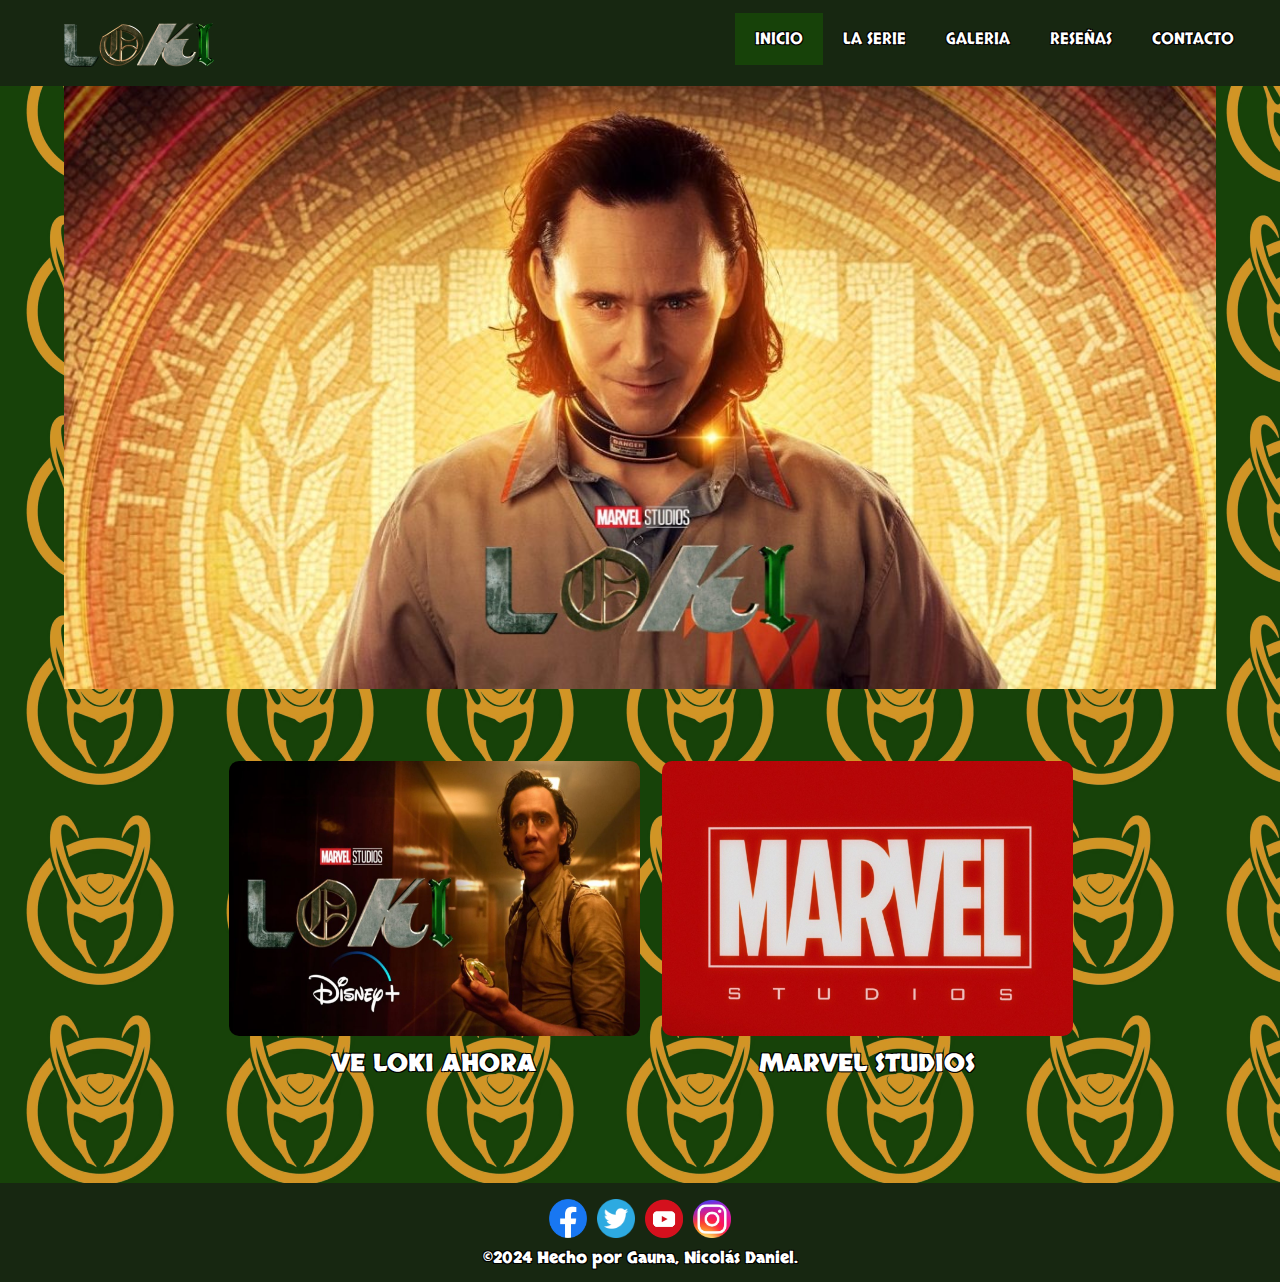
<file: index.html>
<!DOCTYPE html>
<html lang="es">
    <head>
        <link href="https://fonts.googleapis.com/css2?family=Skranji:wght@400;700&display=swap" rel="stylesheet">
        <meta charset="UTF-8">
        <meta http-equiv="X-UA-Compatible" content="IE=edge">
        <meta name="viewport" content="width=device-width, initial-scale=1.0">
        <link rel="stylesheet" href="https://cdnjs.cloudflare.com/ajax/libs/font-awesome/4.7.0/css/font-awesome.min.css">
        <link rel="stylesheet" href="css/estilos.css">
        <title> Loki - La serie. </title>
        
    </head>
    <body>
        <header>
            <div>
                <a href="index.html"><img src="imagenes/galeria/logo loki.png" alt="Logo Loki"></a>
            </div>
            <a href="javascript:void(0);" class="icon" onclick="myFunction()"><i class="fa fa-bars"></i></a>
            <nav id="menu_bar" class="">
                <ul class="horizontal">
                        <li><a style="background-color: #174209" href="index.html">INICIO</a></li>
                        <li>
                            <a href="#">LA SERIE</a>
                            <ul class="vertical">
                                <li><a href="historia.html">HISTORIA</a></li>
                                <li><a href="personajes.html">PERSONAJES</a></li>
                                <li><a href="temporadas.html">TEMPORADAS</a></li>
                            </ul>
                        </li>       
                        <li><a href="galeria.html">GALERIA</a></li>
                        <li><a href="reseñas.html">RESEÑAS</a></li>
                        <li><a href="contacto.html">CONTACTO</a></li>
                </ul>
              </nav>  
        </header>
        <section>
            <article class="principal">
                <div>
                    
                    <h1 id="tituloinicio">Desata el caos con Loki: Explora el multiverso</h1>
                </div>
                </article>
            <article class="secundario">
                
                <div class="div_inicio">
                    <a href="https://www.disneyplus.com/es-419/browse/entity-8f8c5cbb-e5ba-4285-9e2c-86abcac9fd50" target="_blank"><img src="imagenes/galeria/loki_disney.jpg" alt="Loki en Disney+">
                    <h2>VE LOKI AHORA</h2>
                    </a>
                </div>
                <div class="div_inicio">
                    <a href="https://www.marvel.com/movies" target="_blank"><img src="imagenes/galeria/Marvel Studios.jpg" alt="MARVEL STUDIOS">
                    <h2>MARVEL STUDIOS</h2>
                    </a>
                </div>
            </article>        
        </section>
        <footer>
            <div class="redes">
                <a href="https://www.facebook.com/lokiofficial/" target="_blank"><img src="imagenes/redes/facebook.png" alt="Facebook"></a>
                <a href="https://x.com/lokiofficial?lang=es" target="_blank"><img src="imagenes/redes/twitter.png" alt="Twitter"></a>
                <a href="https://www.youtube.com/watch?v=KcBStos46EM&t=1s" target="_blank"><img src="imagenes/redes/youtube.png" alt="Youtube"></a>
                <a href="https://www.instagram.com/officialloki/?hl=es" target="_blank"><img src="imagenes/redes/instagram.png" alt="Instagram"></a>
            </div>
            <div class="copy">
                <h4>©2024 Hecho por Gauna, Nicolás Daniel.</h4>
            </div>
        </footer>
        <script type="text/javascript">
            function myFunction() {
              var x = document.getElementById("menu_bar");
              if (x.className === "") {
                x.className += "responsive";
              } else {
                x.className = "";
              }
            }
        </script>
    </body>     
</html>
</file>
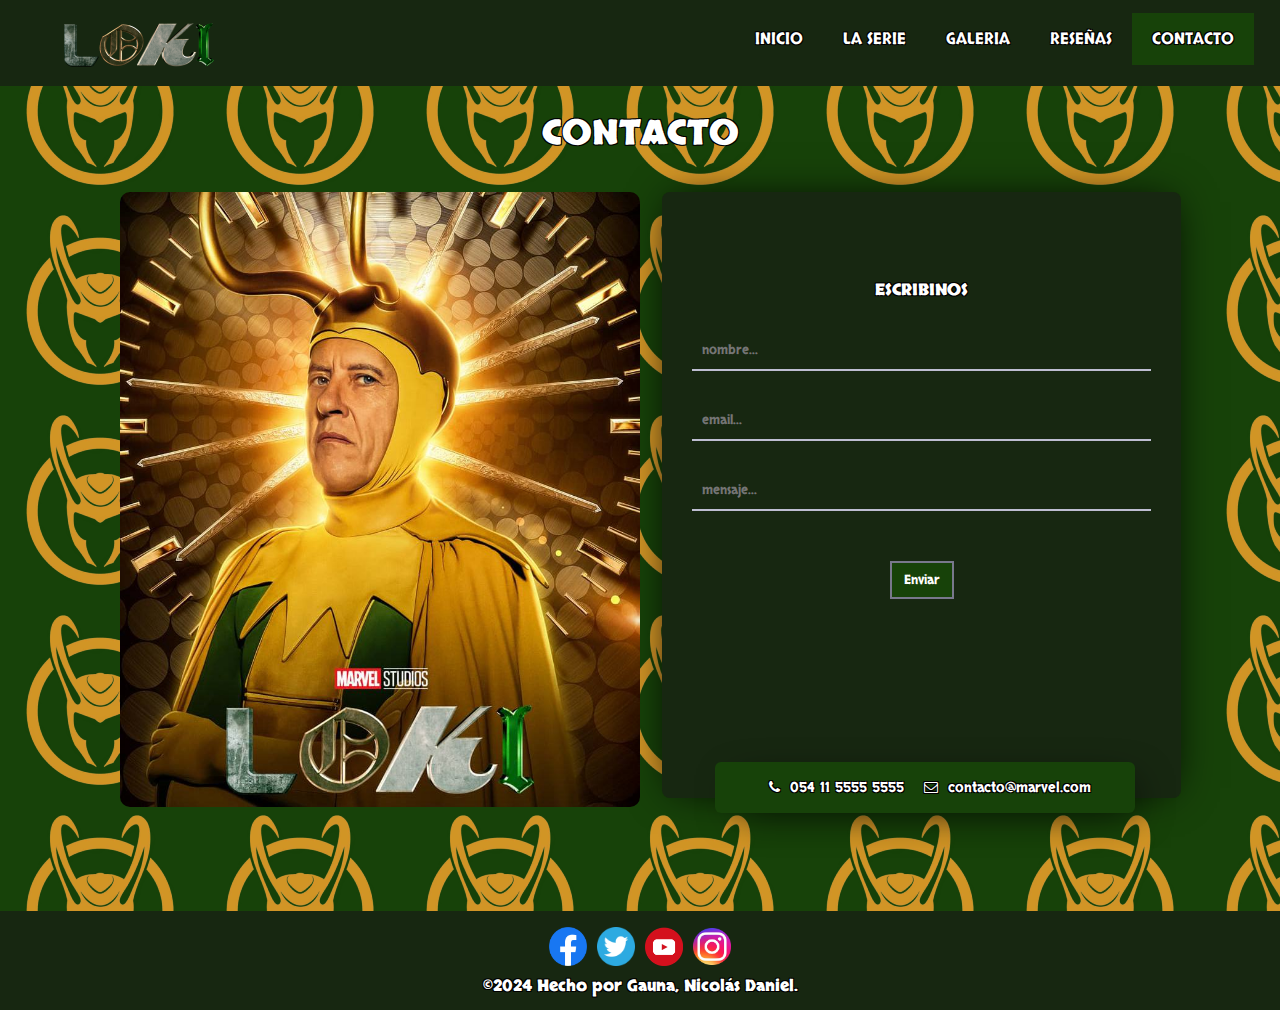
<file: contacto.html>
<!DOCTYPE html>
<html lang="es">
    <head>
        <link href="https://fonts.googleapis.com/css2?family=Skranji:wght@400;700&display=swap" rel="stylesheet">
        <meta charset="UTF-8">
        <meta http-equiv="X-UA-Compatible" content="IE=edge">
        <meta name="viewport" content="width=device-width, initial-scale=1.0">
        <link rel="stylesheet" href="https://cdnjs.cloudflare.com/ajax/libs/font-awesome/4.7.0/css/font-awesome.min.css">
        <link rel="stylesheet" href="css/estilos.css">
        <title> Contacto. </title>
    </head>
    <body>
        <header>
            <div>
                <a href="index.html"><img src="imagenes/galeria/logo loki.png" alt="Logo Loki"></a>
            </div>
            <a href="javascript:void(0);" class="icon" onclick="myFunction()"><i class="fa fa-bars"></i></a>
            <nav id="menu_bar" class="">
                <ul class="horizontal">
                        <li><a href="index.html">INICIO</a></li>
                        <li>
                            <a href="#">LA SERIE</a>
                            <ul class="vertical">
                                <li><a href="historia.html">HISTORIA</a></li>
                                <li><a href="personajes.html">PERSONAJES</a></li>
                                <li><a href="temporadas.html">TEMPORADAS</a></li>
                            </ul>
                        </li>       
                        <li><a href="galeria.html">GALERIA</a></li>
                        <li><a href="reseñas.html">RESEÑAS</a></li>
                        <li><a style="background-color: #174209" href="contacto.html">CONTACTO</a></li>
                </ul>
              </nav>  
        </header>
        <section>
            <div>
                <h1>CONTACTO</h1>
            </div>
            <article class="secundario">
                <div class="imgcont">
                    <img src="imagenes/galeria/variante-loki1.jpg" alt="Variante de Loki">
                </div>
                <div class="div_form">
                    <form class="form">
                        <h3 class="contacto">ESCRIBINOS</h3>
                        <input placeholder="nombre..."></input>
                        <input placeholder="email..."></input>
                        <input placeholder="mensaje..."></input>
                        <button>Enviar</button>
                        <div class="pie_contacto">
                            <span class="fa fa-phone"></span> 054 11 5555 5555
                            <span class="fa fa-envelope-o"></span> contacto@marvel.com
                        </div>
                    </form>
                </div>    
            </article>
        </section>
        <footer>
            <div class="redes">
                <a href="https://www.facebook.com/lokiofficial/" target="_blank"><img src="imagenes/redes/facebook.png" alt="Facebook"></a>
                <a href="https://x.com/lokiofficial?lang=es" target="_blank"><img src="imagenes/redes/twitter.png" alt="Twitter"></a>
                <a href="https://www.youtube.com/watch?v=KcBStos46EM&t=1s" target="_blank"><img src="imagenes/redes/youtube.png" alt="Youtube"></a>
                <a href="https://www.instagram.com/officialloki/?hl=es" target="_blank"><img src="imagenes/redes/instagram.png" alt="Instagram"></a>
            </div>
            <div class="copy">
                <h4>©2024 Hecho por Gauna, Nicolás Daniel.</h4>
            </div>
        </footer>
        <script type="text/javascript">
            function myFunction() {
              var x = document.getElementById("menu_bar");
              if (x.className === "") {
                x.className += "responsive";
              } else {
                x.className = "";
              }
            }
        </script>
    </body>     
</html>
</file>
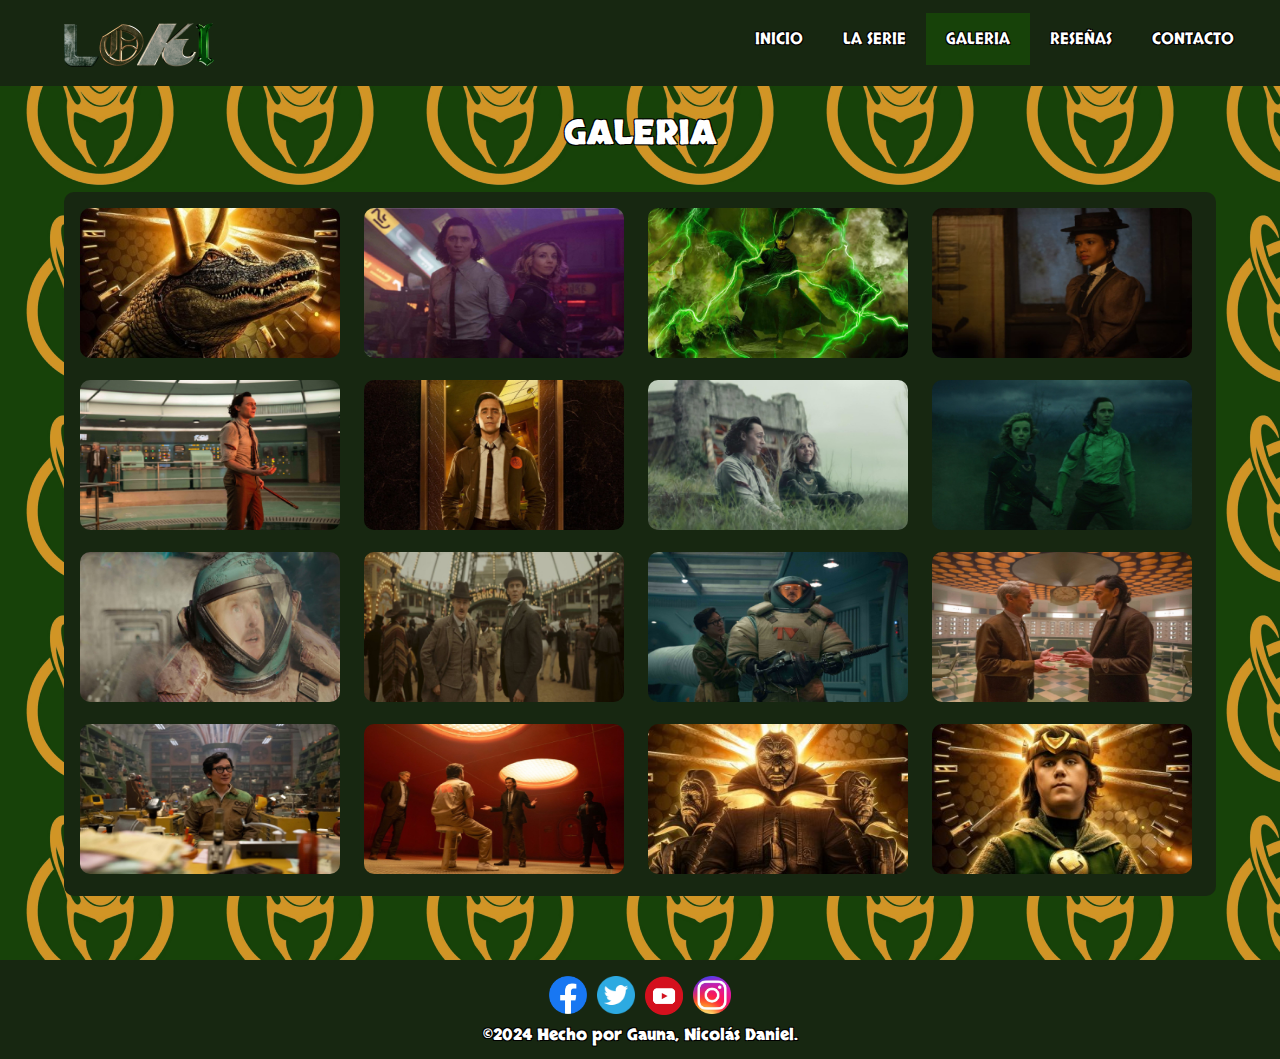
<file: galeria.html>
<!DOCTYPE html>
<html lang="es">
    <head>
        <link href="https://fonts.googleapis.com/css2?family=Skranji:wght@400;700&display=swap" rel="stylesheet">
        <meta charset="UTF-8">
        <meta http-equiv="X-UA-Compatible" content="IE=edge">
        <meta name="viewport" content="width=device-width, initial-scale=1.0">
        <link rel="stylesheet" href="https://cdnjs.cloudflare.com/ajax/libs/font-awesome/4.7.0/css/font-awesome.min.css">
        <link rel="stylesheet" href="css/estilos.css">
        <link href="css/lightbox.css" rel="stylesheet">
        <title> Galería. </title>
    </head>
    <body>
        <header>
            <div>
                <a href="index.html"><img src="imagenes/galeria/logo loki.png" alt="Logo Loki"></a>
            </div>
            <a href="javascript:void(0);" class="icon" onclick="myFunction()"><i class="fa fa-bars"></i></a>
            <nav id="menu_bar" class="">
                <ul class="horizontal">
                        <li><a href="index.html">INICIO</a></li>
                        <li>
                            <a href="#">LA SERIE</a>
                            <ul class="vertical">
                                <li><a href="historia.html">HISTORIA</a></li>
                                <li><a href="personajes.html">PERSONAJES</a></li>
                                <li><a href="temporadas.html">TEMPORADAS</a></li>
                            </ul>
                        </li>       
                        <li><a style="background-color: #174209" href="galeria.html">GALERIA</a></li>
                        <li><a href="reseñas.html">RESEÑAS</a></li>
                        <li><a href="contacto.html">CONTACTO</a></li>
                </ul>
              </nav>  
        </header>
        <section>
            <h1>GALERIA</h1>
            <article class="galeria">
                <a class="example-image-link" href="imagenes/galeria/cocodriloki.jpg" data-lightbox="Loki" data-title="Cocodriloki."><img class="example-image" src="imagenes/galeria/cocodriloki_mini.jpg" alt="Cocodriloki"/></a>
                <a class="example-image-link" href="imagenes/galeria/Lamentis.jpg" data-lightbox="Loki" data-title="Loki y Sylvie en Lamentis."><img class="example-image" src="imagenes/galeria/Lamentis_mini.jpg" alt="Lamentis"/></a>
                <a class="example-image-link" href="imagenes/galeria/loki.jpg" data-lightbox="Loki" data-title="Un proposito glorioso"><img class="example-image" src="imagenes/galeria/loki.jpg" alt="Un proposito glorioso"/></a>
                <a class="example-image-link" href="imagenes/galeria/ravonna.jpg" data-lightbox="Loki" data-title="Ravonna en 1893."><img class="example-image" src="imagenes/galeria/ravonna_mini.jpg" alt="Ravonna en 1893."/></a>
                <a class="example-image-link" href="imagenes/galeria/loki2.jpg" data-lightbox="Loki" data-title="Loki en la sala de archivos temporales."><img class="example-image" src="imagenes/galeria/loki2_mini.jpg" alt="Loki en la sala de archivos temporales."/></a>
                <a class="example-image-link" href="imagenes/galeria/loki3.jpg" data-lightbox="Loki" data-title="Loki poster"><img class="example-image" src="imagenes/galeria/loki3_mini.jpg" alt="Loki poster"/></a>
                <a class="example-image-link" href="imagenes/galeria/loki_y_sylvie1.jpg" data-lightbox="Loki" data-title="Loki y Sylvie en el vacio."><img class="example-image" src="imagenes/galeria/loki_y_sylvie1_mini.jpg" alt="Loki y Sylvie en el vacio."/></a>
                <a class="example-image-link" href="imagenes/galeria/loki_y_sylvie.jpg" data-lightbox="Loki" data-title="Loki y Sylvie en el vacio."><img class="example-image" src="imagenes/galeria/loki_y_sylvie_mini.jpg" alt="Loki y Sylvie en el vacio."/></a>
                <a class="example-image-link" href="imagenes/galeria/mobius.jpg" data-lightbox="Loki" data-title="Mobius frente al telar temporal."><img class="example-image" src="imagenes/galeria/mobius_mini.jpg" alt="Mobius frente al telar temporal."/></a>
                <a class="example-image-link" href="imagenes/galeria/mobius_loki_1893.jpg" data-lightbox="Loki" data-title="Loki y Mobius en 1893."><img class="example-image" src="imagenes/galeria/mobius_loki_1893_mini.jpg" alt="Loki y Mobius en 1893."/></a>
                <a class="example-image-link" href="imagenes/galeria/mobius_traje.jpg" data-lightbox="Loki" data-title="Ouroboros preparando a Mobius."><img class="example-image" src="imagenes/galeria/mobius_traje_mini.jpg" alt="Ouroboros preparando a Mobius."/></a>
                <a class="example-image-link" href="imagenes/galeria/mobius_y_loki.jpg" data-lightbox="Loki" data-title="Mobius y Loki conversando."><img class="example-image" src="imagenes/galeria/mobius_y_loki_mini.jpg" alt="Mobius y Loki conversando."/></a>
                <a class="example-image-link" href="imagenes/galeria/ouroboros_taller.jpg" data-lightbox="Loki" data-title="Ouroboros en su taller."><img class="example-image" src="imagenes/galeria/ouroboros_taller_mini.jpg" alt="Ouroboros en su taller."/></a>
                <a class="example-image-link" href="imagenes/galeria/rompiendo.jpg" data-lightbox="Loki" data-title="Loki, Mobius y B-15 interrogando a X-5."><img class="example-image" src="imagenes/galeria/rompiendo_mini.jpg" alt="Loki, Mobius y B-15 interrogando a X-5."/></a>
                <a class="example-image-link" href="imagenes/galeria/timekeepers.jpg" data-lightbox="Loki" data-title="Timekeepers poster."><img class="example-image" src="imagenes/galeria/timekeepers_mini.jpg" alt="Timekeepers poster."/></a>
                <a class="example-image-link" href="imagenes/galeria/variante-loki.jpg" data-lightbox="Loki" data-title="Variante de Loki niño."><img class="example-image" src="imagenes/galeria/variante-loki_mini.jpg" alt="Variante de Loki niño."/></a>
            </article>
        </section>
        <footer>
            <div class="redes">
                <a href="https://www.facebook.com/lokiofficial/" target="_blank"><img src="imagenes/redes/facebook.png" alt="Facebook"></a>
                <a href="https://x.com/lokiofficial?lang=es" target="_blank"><img src="imagenes/redes/twitter.png" alt="Twitter"></a>
                <a href="https://www.youtube.com/watch?v=KcBStos46EM&t=1s" target="_blank"><img src="imagenes/redes/youtube.png" alt="Youtube"></a>
                <a href="https://www.instagram.com/officialloki/?hl=es" target="_blank"><img src="imagenes/redes/instagram.png" alt="Instagram"></a>
            </div>
            <div class="copy">
                <h4>©2024 Hecho por Gauna, Nicolás Daniel.</h4>
            </div>
        </footer>
        <script type="text/javascript">
            function myFunction() {
              var x = document.getElementById("menu_bar");
              if (x.className === "") {
                x.className += "responsive";
              } else {
                x.className = "";
              }
            }
        </script>
        <script src="js/lightbox-plus-jquery.min.js"></script>
    </body>     
</html>
</file>
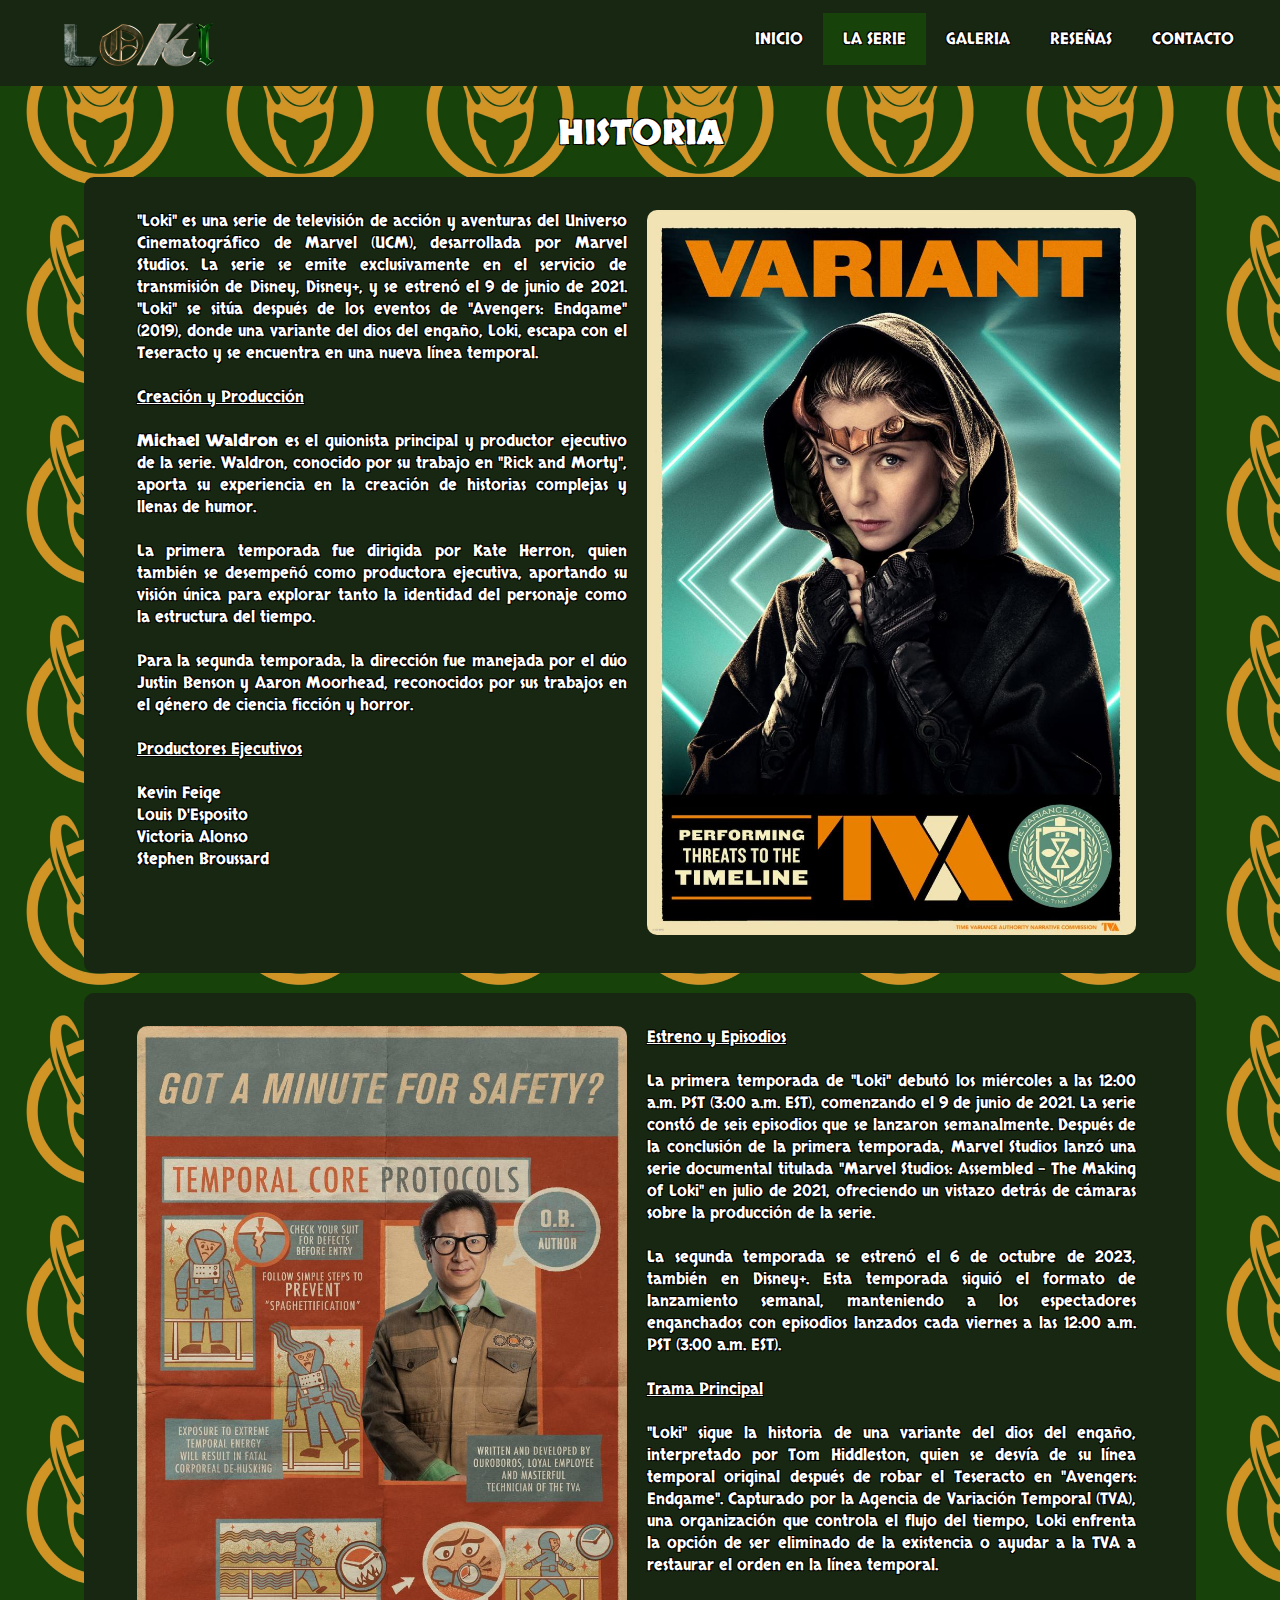
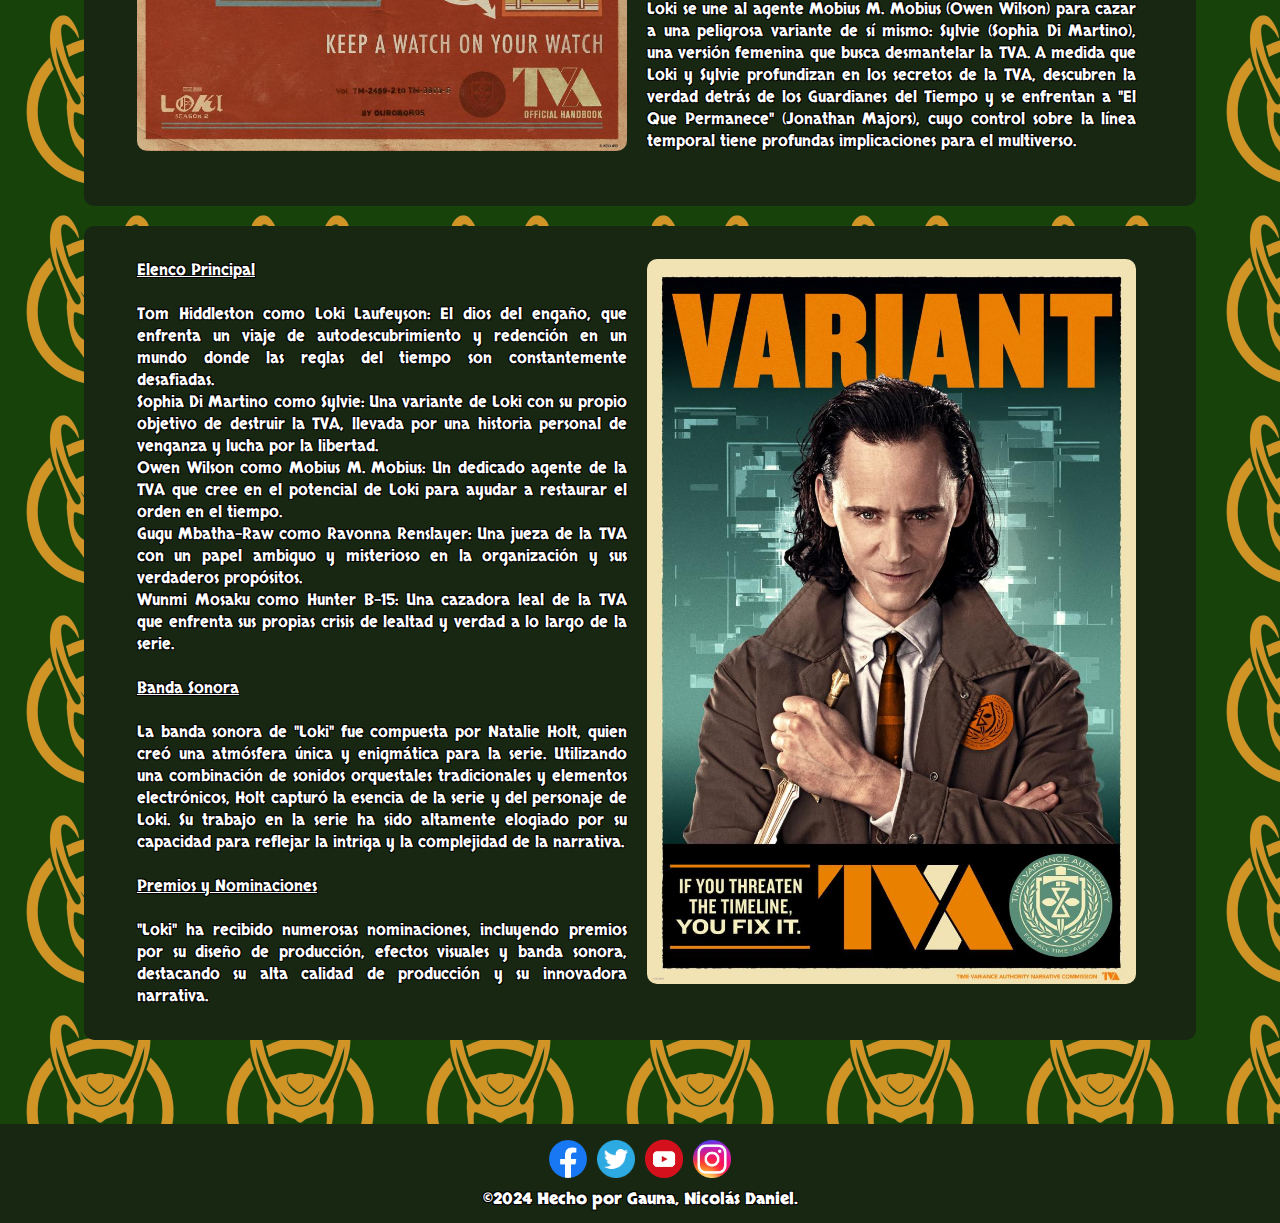
<file: historia.html>
<!DOCTYPE html>
<html lang="es">
    <head>
        <link href="https://fonts.googleapis.com/css2?family=Skranji:wght@400;700&display=swap" rel="stylesheet">
        <meta charset="UTF-8">
        <meta http-equiv="X-UA-Compatible" content="IE=edge">
        <meta name="viewport" content="width=device-width, initial-scale=1.0">
        <link rel="stylesheet" href="https://cdnjs.cloudflare.com/ajax/libs/font-awesome/4.7.0/css/font-awesome.min.css">
        <link rel="stylesheet" href="css/estilos.css">
        <title> Historia.</title> 
    </head>
    <body>
        <header>
            <div>
                <a href="index.html"><img src="imagenes/galeria/logo loki.png" alt="Logo Loki"></a>
            </div>
            <a href="javascript:void(0);" class="icon" onclick="myFunction()"><i class="fa fa-bars"></i></a>
            <nav id="menu_bar" class="">
                <ul class="horizontal">
                        <li><a href="index.html">INICIO</a></li>
                        <li>
                            <a style="background-color: #174209" href="#">LA SERIE</a>
                            <ul class="vertical">
                                <li><a href="historia.html">HISTORIA</a></li>
                                <li><a href="personajes.html">PERSONAJES</a></li>
                                <li><a href="temporadas.html">TEMPORADAS</a></li>
                            </ul>
                        </li>       
                        <li><a href="galeria.html">GALERIA</a></li>
                        <li><a href="reseñas.html">RESEÑAS</a></li>
                        <li><a href="contacto.html">CONTACTO</a></li>
                </ul>
            </nav>  
        </header>
        <section>
            <h1>HISTORIA</h1>
            <div class="contenedor">
                <article class="secundario">
                    <div class="parrafo">
                            <p> "Loki" es una serie de televisión de acción y aventuras del Universo Cinematográfico de Marvel (UCM), desarrollada por Marvel Studios. La serie se emite exclusivamente en el servicio de transmisión de Disney, Disney+, y se estrenó el 9 de junio de 2021. "Loki" se sitúa después de los eventos de "Avengers: Endgame" (2019), donde una variante del dios del engaño, Loki, escapa con el Teseracto y se encuentra en una nueva línea temporal.<br><br>
                                
                            <u>Creación y Producción</u><br><br>
                            <b>Michael Waldron</b> es el guionista principal y productor ejecutivo de la serie. Waldron, conocido por su trabajo en "Rick and Morty", aporta su experiencia en la creación de historias complejas y llenas de humor.<br><br> 
                            La primera temporada fue dirigida por Kate Herron, quien también se desempeñó como productora ejecutiva, aportando su visión única para explorar tanto la identidad del personaje como la estructura del tiempo.<br><br> Para la segunda temporada, la dirección fue manejada por el dúo Justin Benson y Aaron Moorhead, reconocidos por sus trabajos en el género de ciencia ficción y horror.<br><br>
                            <u>Productores Ejecutivos</u><br><br>
                            
                            Kevin Feige<br>
                            Louis D'Esposito<br>
                            Victoria Alonso<br>
                            Stephen Broussard<br><br>
                            </p>
                    </div>
                    <div class="imaghist">
                        <img src="imagenes/galeria/tva_sylvie.jpg" alt="Poster de Sylvie de la TVA.">   
                    </div>
                </article>
            </div>
            <div class="contenedor">
                <article class="secundario">
                    <div class="imaghist">
                        <img src="imagenes/galeria/ouroboros_tva.jpg" alt="Poster de Sylvie de la TVA.">   
                </div>
                    <div class="parrafo">
                            <p>
                            <u>Estreno y Episodios</u><br><br>
                            La primera temporada de "Loki" debutó los miércoles a las 12:00 a.m. PST (3:00 a.m. EST), comenzando el 9 de junio de 2021. La serie constó de seis episodios que se lanzaron semanalmente. Después de la conclusión de la primera temporada, Marvel Studios lanzó una serie documental titulada "Marvel Studios: Assembled - The Making of Loki" en julio de 2021, ofreciendo un vistazo detrás de cámaras sobre la producción de la serie.<br><br>
                            
                            La segunda temporada se estrenó el 6 de octubre de 2023, también en Disney+. Esta temporada siguió el formato de lanzamiento semanal, manteniendo a los espectadores enganchados con episodios lanzados cada viernes a las 12:00 a.m. PST (3:00 a.m. EST).<br><br>
                            
                            <u>Trama Principal</u><br><br>
                            "Loki" sigue la historia de una variante del dios del engaño, interpretado por Tom Hiddleston, quien se desvía de su línea temporal original después de robar el Teseracto en "Avengers: Endgame". Capturado por la Agencia de Variación Temporal (TVA), una organización que controla el flujo del tiempo, Loki enfrenta la opción de ser eliminado de la existencia o ayudar a la TVA a restaurar el orden en la línea temporal.<br><br>
                            
                            Loki se une al agente Mobius M. Mobius (Owen Wilson) para cazar a una peligrosa variante de sí mismo: Sylvie (Sophia Di Martino), una versión femenina que busca desmantelar la TVA. A medida que Loki y Sylvie profundizan en los secretos de la TVA, descubren la verdad detrás de los Guardianes del Tiempo y se enfrentan a "El Que Permanece" (Jonathan Majors), cuyo control sobre la línea temporal tiene profundas implicaciones para el multiverso.<br><br>
                            </p>    
                    </div>               
                </article>
            </div>
            <div class="contenedor">
                <article class="secundario">
                    <div class="parrafo">
                            <p>  
                            <u>Elenco Principal</u><br><br>
                            Tom Hiddleston como Loki Laufeyson:
                            El dios del engaño, que enfrenta un viaje de autodescubrimiento y redención en un mundo donde las reglas del tiempo son constantemente desafiadas.<br>
                            
                            Sophia Di Martino como Sylvie:
                            Una variante de Loki con su propio objetivo de destruir la TVA, llevada por una historia personal de venganza y lucha por la libertad.<br>
                            
                            Owen Wilson como Mobius M. Mobius:
                            Un dedicado agente de la TVA que cree en el potencial de Loki para ayudar a restaurar el orden en el tiempo.<br>
                            
                            Gugu Mbatha-Raw como Ravonna Renslayer:
                            Una jueza de la TVA con un papel ambiguo y misterioso en la organización y sus verdaderos propósitos.<br>
                            
                            Wunmi Mosaku como Hunter B-15:
                            Una cazadora leal de la TVA que enfrenta sus propias crisis de lealtad y verdad a lo largo de la serie.<br><br>
                            
                            <u>Banda Sonora</u><br><br>
                            La banda sonora de "Loki" fue compuesta por Natalie Holt, quien creó una atmósfera única y enigmática para la serie. Utilizando una combinación de sonidos orquestales tradicionales y elementos electrónicos, Holt capturó la esencia de la serie y del personaje de Loki. Su trabajo en la serie ha sido altamente elogiado por su capacidad para reflejar la intriga y la complejidad de la narrativa.<br><br>
                            
                            <u>Premios y Nominaciones</u><br><br>
                            "Loki" ha recibido numerosas nominaciones, incluyendo premios por su diseño de producción, efectos visuales y banda sonora, destacando su alta calidad de producción y su innovadora narrativa.</p>    
                    </div> 
                    <div class="imaghist">
                        <img src="imagenes/galeria/loki_tva.jpg" alt="Poster de Sylvie de la TVA.">   
                    </div>              
                </article>
            </div>        
        </section>
        <footer>
            <div class="redes">
                <a href="https://www.facebook.com/lokiofficial/" target="_blank"><img src="imagenes/redes/facebook.png" alt="Facebook"></a>
                <a href="https://x.com/lokiofficial?lang=es" target="_blank"><img src="imagenes/redes/twitter.png" alt="Twitter"></a>
                <a href="https://www.youtube.com/watch?v=KcBStos46EM&t=1s" target="_blank"><img src="imagenes/redes/youtube.png" alt="Youtube"></a>
                <a href="https://www.instagram.com/officialloki/?hl=es" target="_blank"><img src="imagenes/redes/instagram.png" alt="Instagram"></a>
            </div>
            <div class="copy">
                <h4>©2024 Hecho por Gauna, Nicolás Daniel.</h4>
            </div>
        </footer>
        <script type="text/javascript">
            function myFunction() {
              var x = document.getElementById("menu_bar");
              if (x.className === "") {
                x.className += "responsive";
              } else {
                x.className = "";
              }
            }
        </script>
    </body>     
</html>
</file>
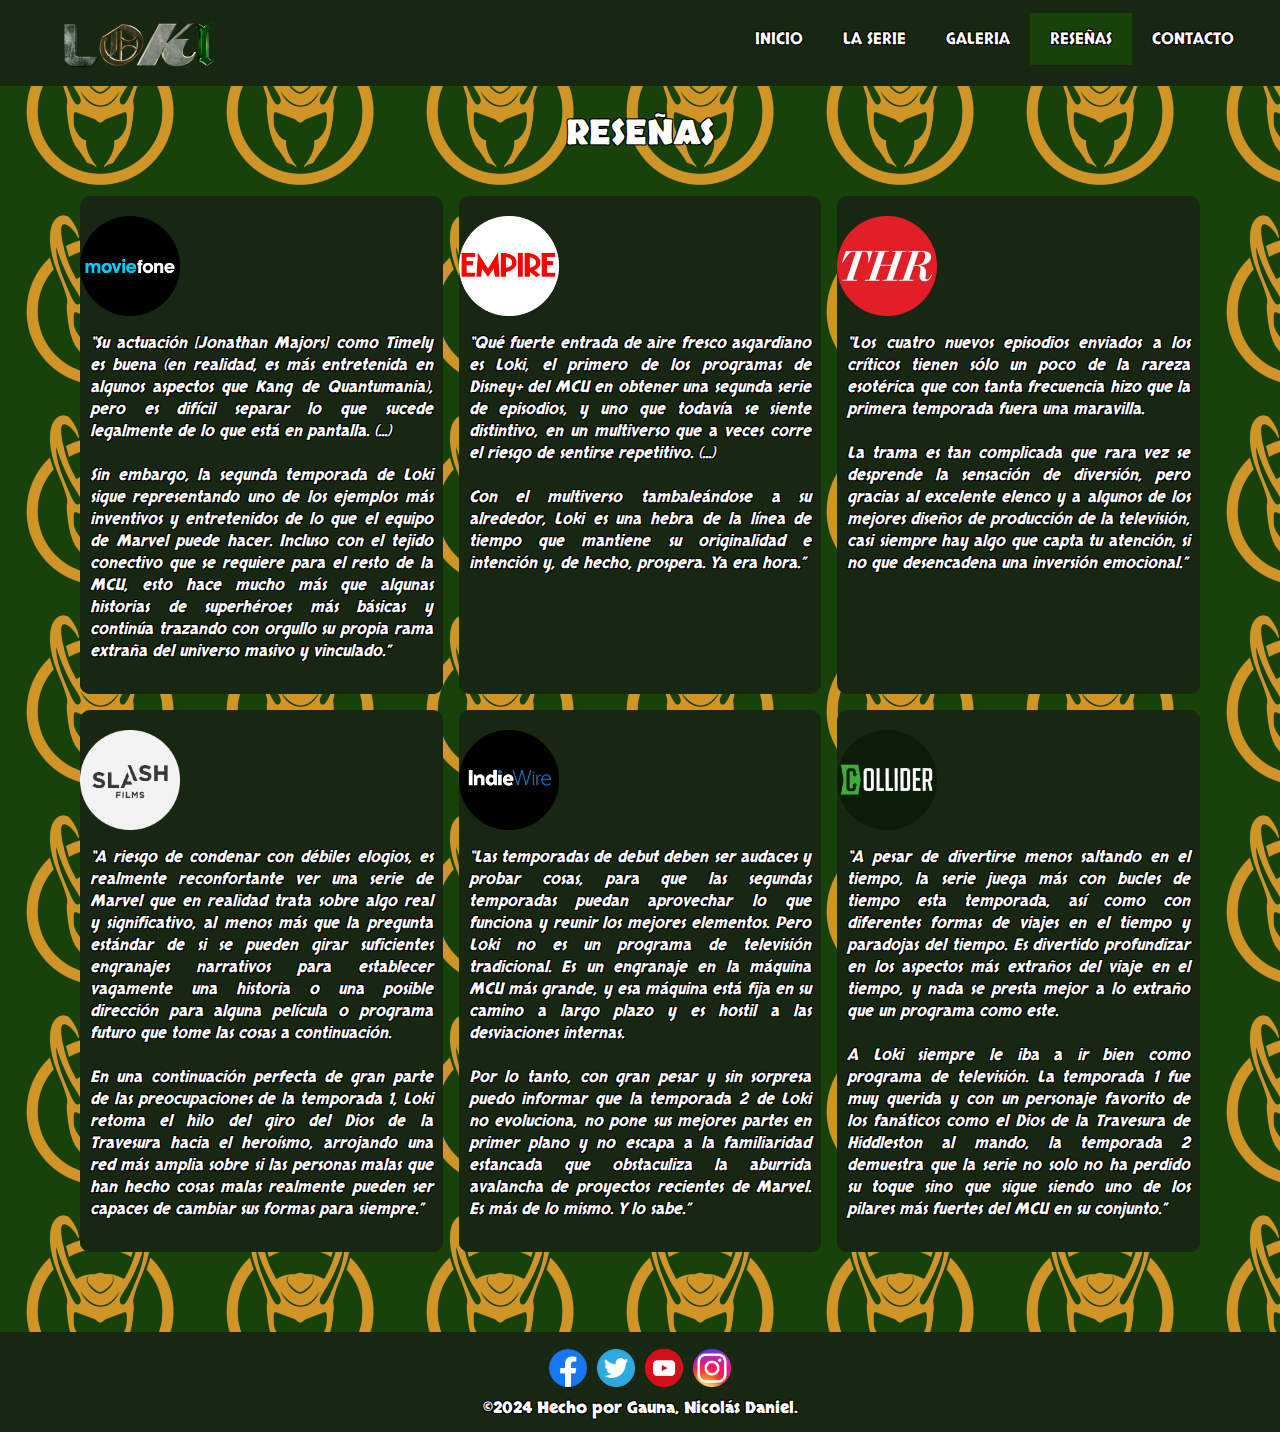
<file: reseñas.html>
<!DOCTYPE html>
<html lang="es">
    <head>
        <link href="https://fonts.googleapis.com/css2?family=Skranji:wght@400;700&display=swap" rel="stylesheet">
        <meta charset="UTF-8">
        <meta http-equiv="X-UA-Compatible" content="IE=edge">
        <meta name="viewport" content="width=device-width, initial-scale=1.0">
        <link rel="stylesheet" href="https://cdnjs.cloudflare.com/ajax/libs/font-awesome/4.7.0/css/font-awesome.min.css">
        <link rel="stylesheet" href="css/estilos.css">
        <title> Reseñas. </title>
    </head>
    <body>
        <header>
            <div>
                <a href="index.html"><img src="imagenes/galeria/logo loki.png" alt="Logo Loki"></a>
            </div>
            <a href="javascript:void(0);" class="icon" onclick="myFunction()"><i class="fa fa-bars"></i></a>
            <nav id="menu_bar" class="">
                <ul class="horizontal">
                        <li><a href="index.html">INICIO</a></li>
                        <li>
                            <a href="#">LA SERIE</a>
                            <ul class="vertical">
                                <li><a href="historia.html">HISTORIA</a></li>
                                <li><a href="personajes.html">PERSONAJES</a></li>
                                <li><a href="temporadas.html">TEMPORADAS</a></li>
                            </ul>
                        </li>       
                        <li><a href="galeria.html">GALERIA</a></li>
                        <li><a style="background-color: #174209" href="reseñas.html">RESEÑAS</a></li>
                        <li><a href="contacto.html">CONTACTO</a></li>
                </ul>
              </nav>  
        </header>
        <section>
            <h1>RESEÑAS</h1>
            <article class="reseñas">
                <div id="cont_reseñas">
                    <div>
                        <a href="https://www.tomatazos.com/articulos/870932/Loki-Temporada-2-Top-de-criticas-resenas-y-calificaciones" target="_blank"><img src="imagenes/galeria/reviewlogos/Moviefone_logo.png" alt="Moviefone logo"></a>
                    </div>
                    <p>“Su actuación [Jonathan Majors] como Timely es buena (en realidad, es más entretenida en algunos aspectos que Kang de Quantumania), pero es difícil separar lo que sucede legalmente de lo que está en pantalla. (...)<br><br> Sin embargo, la segunda temporada de Loki sigue representando uno de los ejemplos más inventivos y entretenidos de lo que el equipo de Marvel puede hacer. Incluso con el tejido conectivo que se requiere para el resto de la MCU, esto hace mucho más que algunas historias de superhéroes más básicas y continúa trazando con orgullo su propia rama extraña del universo masivo y vinculado.”<br><br></p> 
                </div>
                <div id="cont_reseñas">
                    <div>
                        <a href="https://www.tomatazos.com/articulos/870932/Loki-Temporada-2-Top-de-criticas-resenas-y-calificaciones" target="_blank"><img src="imagenes/galeria/reviewlogos/Empire_logo.png" alt="Empire logo"></a>
                    </div>
                    <p>“Qué fuerte entrada de aire fresco asgardiano es Loki, el primero de los programas de Disney+ del MCU en obtener una segunda serie de episodios, y uno que todavía se siente distintivo, en un multiverso que a veces corre el riesgo de sentirse repetitivo. (...)<br><br> Con el multiverso tambaleándose a su alrededor, Loki es una hebra de la línea de tiempo que mantiene su originalidad e intención y, de hecho, prospera. Ya era hora.”<br><br></p>
                </div>
                <div id="cont_reseñas">
                    <div>
                        <a href="https://www.tomatazos.com/articulos/870932/Loki-Temporada-2-Top-de-criticas-resenas-y-calificaciones" target="_blank"><img src="imagenes/galeria/reviewlogos/THR_logo.png" alt="THR logo"></a>
                    </div>
                    <p>“Los cuatro nuevos episodios enviados a los críticos tienen sólo un poco de la rareza esotérica que con tanta frecuencia hizo que la primera temporada fuera una maravilla.<br><br> La trama es tan complicada que rara vez se desprende la sensación de diversión, pero gracias al excelente elenco y a algunos de los mejores diseños de producción de la televisión, casi siempre hay algo que capta tu atención, si no que desencadena una inversión emocional.”<br><br></p>
                </div>
                <div id="cont_reseñas">
                    <div>
                        <a href="https://www.tomatazos.com/articulos/870932/Loki-Temporada-2-Top-de-criticas-resenas-y-calificaciones" target="_blank"><img src="imagenes/galeria/reviewlogos/slash_logo.png" alt="Slash logo"></a>
                    </div>
                    <p>“A riesgo de condenar con débiles elogios, es realmente reconfortante ver una serie de Marvel que en realidad trata sobre algo real y significativo, al menos más que la pregunta estándar de si se pueden girar suficientes engranajes narrativos para establecer vagamente una historia o una posible dirección para alguna película o programa futuro que tome las cosas a continuación.<br><br> En una continuación perfecta de gran parte de las preocupaciones de la temporada 1, Loki retoma el hilo del giro del Dios de la Travesura hacia el heroísmo, arrojando una red más amplia sobre si las personas malas que han hecho cosas malas realmente pueden ser capaces de cambiar sus formas para siempre.”<br><br></p>   
                </div>
                <div id="cont_reseñas">
                    <div>
                        <a href="https://www.tomatazos.com/articulos/870932/Loki-Temporada-2-Top-de-criticas-resenas-y-calificaciones" target="_blank"><img src="imagenes/galeria/reviewlogos/IndieWire_logo.png" alt="IndieWire logo"></a>
                    </div>
                    <p>“Las temporadas de debut deben ser audaces y probar cosas, para que las segundas temporadas puedan aprovechar lo que funciona y reunir los mejores elementos. Pero Loki no es un programa de televisión tradicional. Es un engranaje en la máquina MCU más grande, y esa máquina está fija en su camino a largo plazo y es hostil a las desviaciones internas.<br><br> Por lo tanto, con gran pesar y sin sorpresa puedo informar que la temporada 2 de Loki no evoluciona, no pone sus mejores partes en primer plano y no escapa a la familiaridad estancada que obstaculiza la aburrida avalancha de proyectos recientes de Marvel. Es más de lo mismo. Y lo sabe.”<br><br></p>
                </div>
                <div id="cont_reseñas">
                    <div>
                        <a href="https://www.tomatazos.com/articulos/870932/Loki-Temporada-2-Top-de-criticas-resenas-y-calificaciones" target="_blank"><img src="imagenes/galeria/reviewlogos/collider-logo.png" alt="Collider logo"></a>
                    </div>               
                    <p>“A pesar de divertirse menos saltando en el tiempo, la serie juega más con bucles de tiempo esta temporada, así como con diferentes formas de viajes en el tiempo y paradojas del tiempo. Es divertido profundizar en los aspectos más extraños del viaje en el tiempo, y nada se presta mejor a lo extraño que un programa como este.<br><br> A Loki siempre le iba a ir bien como programa de televisión. La temporada 1 fue muy querida y con un personaje favorito de los fanáticos como el Dios de la Travesura de Hiddleston al mando, la temporada 2 demuestra que la serie no solo no ha perdido su toque sino que sigue siendo uno de los pilares más fuertes del MCU en su conjunto.”<br><br></p>    
                </div>        
            </article>
        </section>
        <footer>
            <div class="redes">
                <a href="https://www.facebook.com/lokiofficial/" target="_blank"><img src="imagenes/redes/facebook.png" alt="Facebook"></a>
                <a href="https://x.com/lokiofficial?lang=es" target="_blank"><img src="imagenes/redes/twitter.png" alt="Twitter"></a>
                <a href="https://www.youtube.com/watch?v=KcBStos46EM&t=1s" target="_blank"><img src="imagenes/redes/youtube.png" alt="Youtube"></a>
                <a href="https://www.instagram.com/officialloki/?hl=es" target="_blank"><img src="imagenes/redes/instagram.png" alt="Instagram"></a>
            </div>
            <div class="copy">
                <h4>©2024 Hecho por Gauna, Nicolás Daniel.</h4>
            </div>
        </footer>
        <script type="text/javascript">
            function myFunction() {
              var x = document.getElementById("menu_bar");
              if (x.className === "") {
                x.className += "responsive";
              } else {
                x.className = "";
              }
            }
        </script>
    </body>     
</html>
</file>
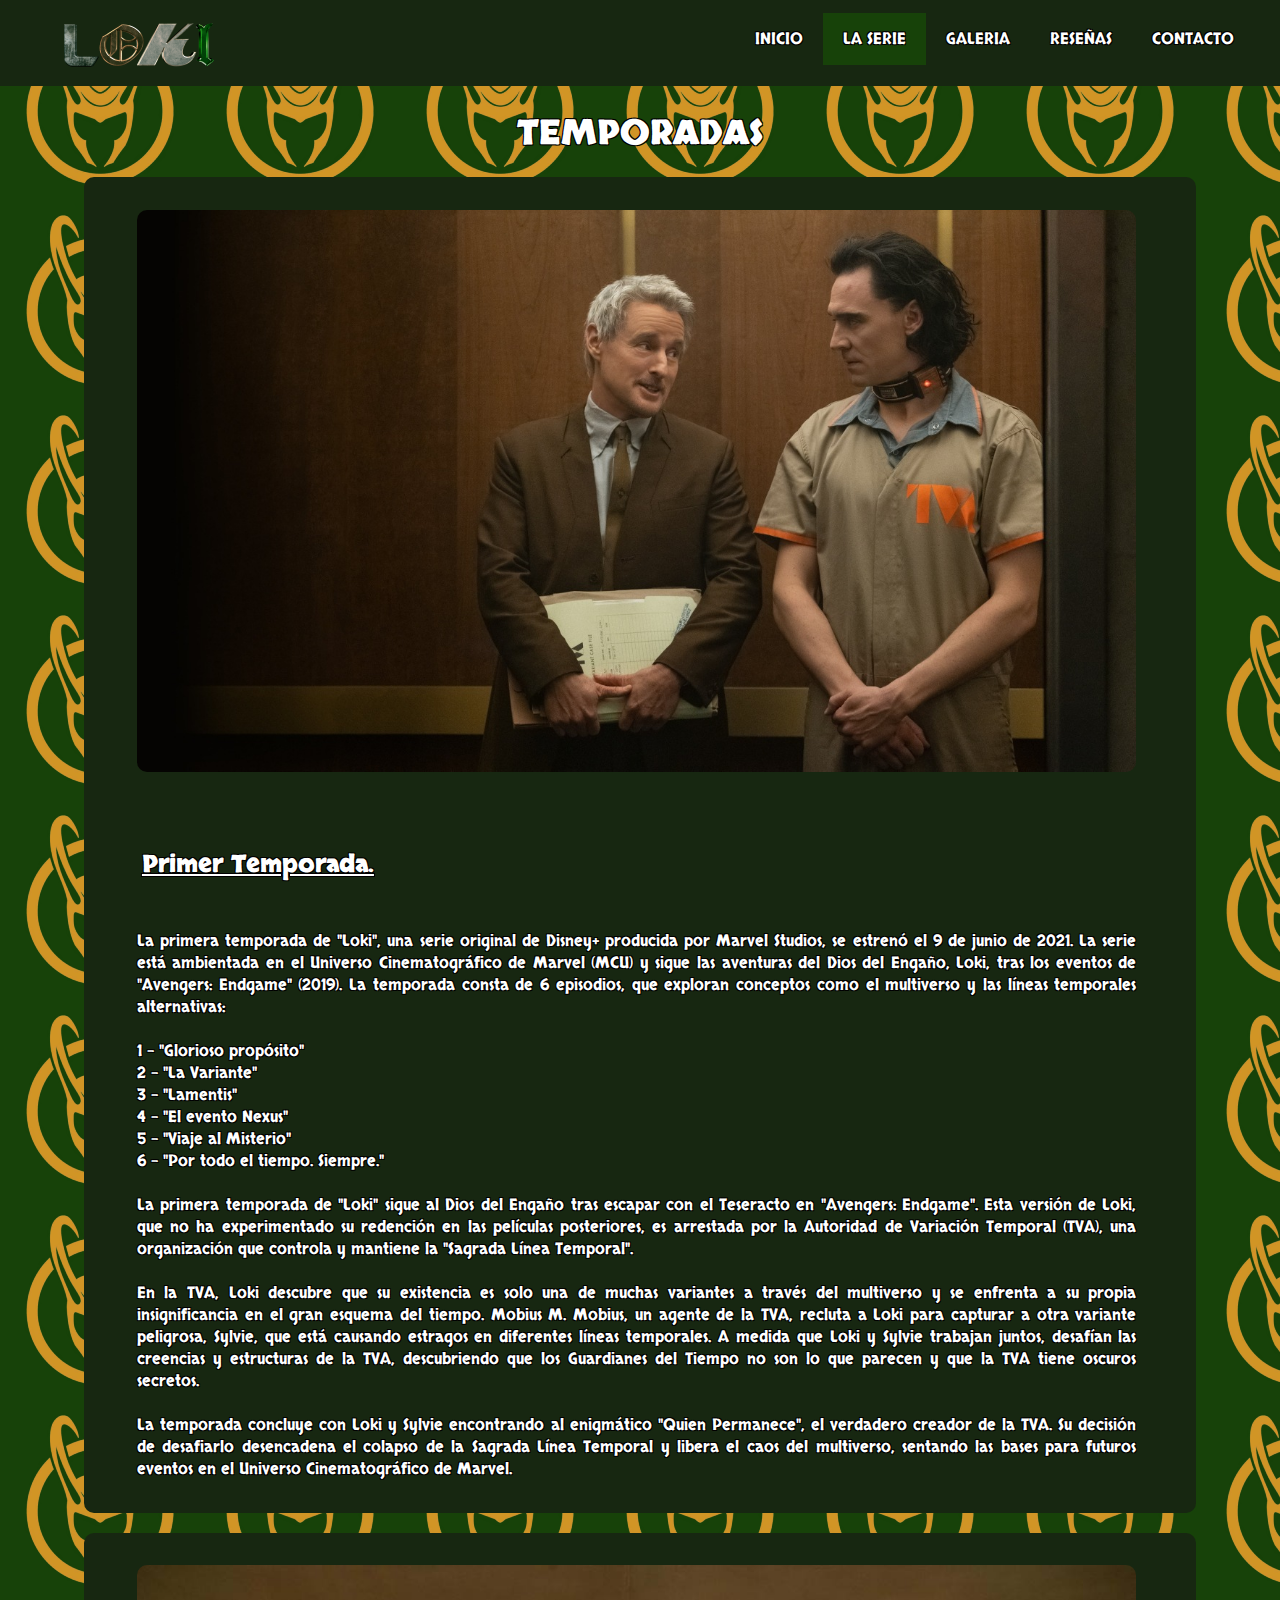
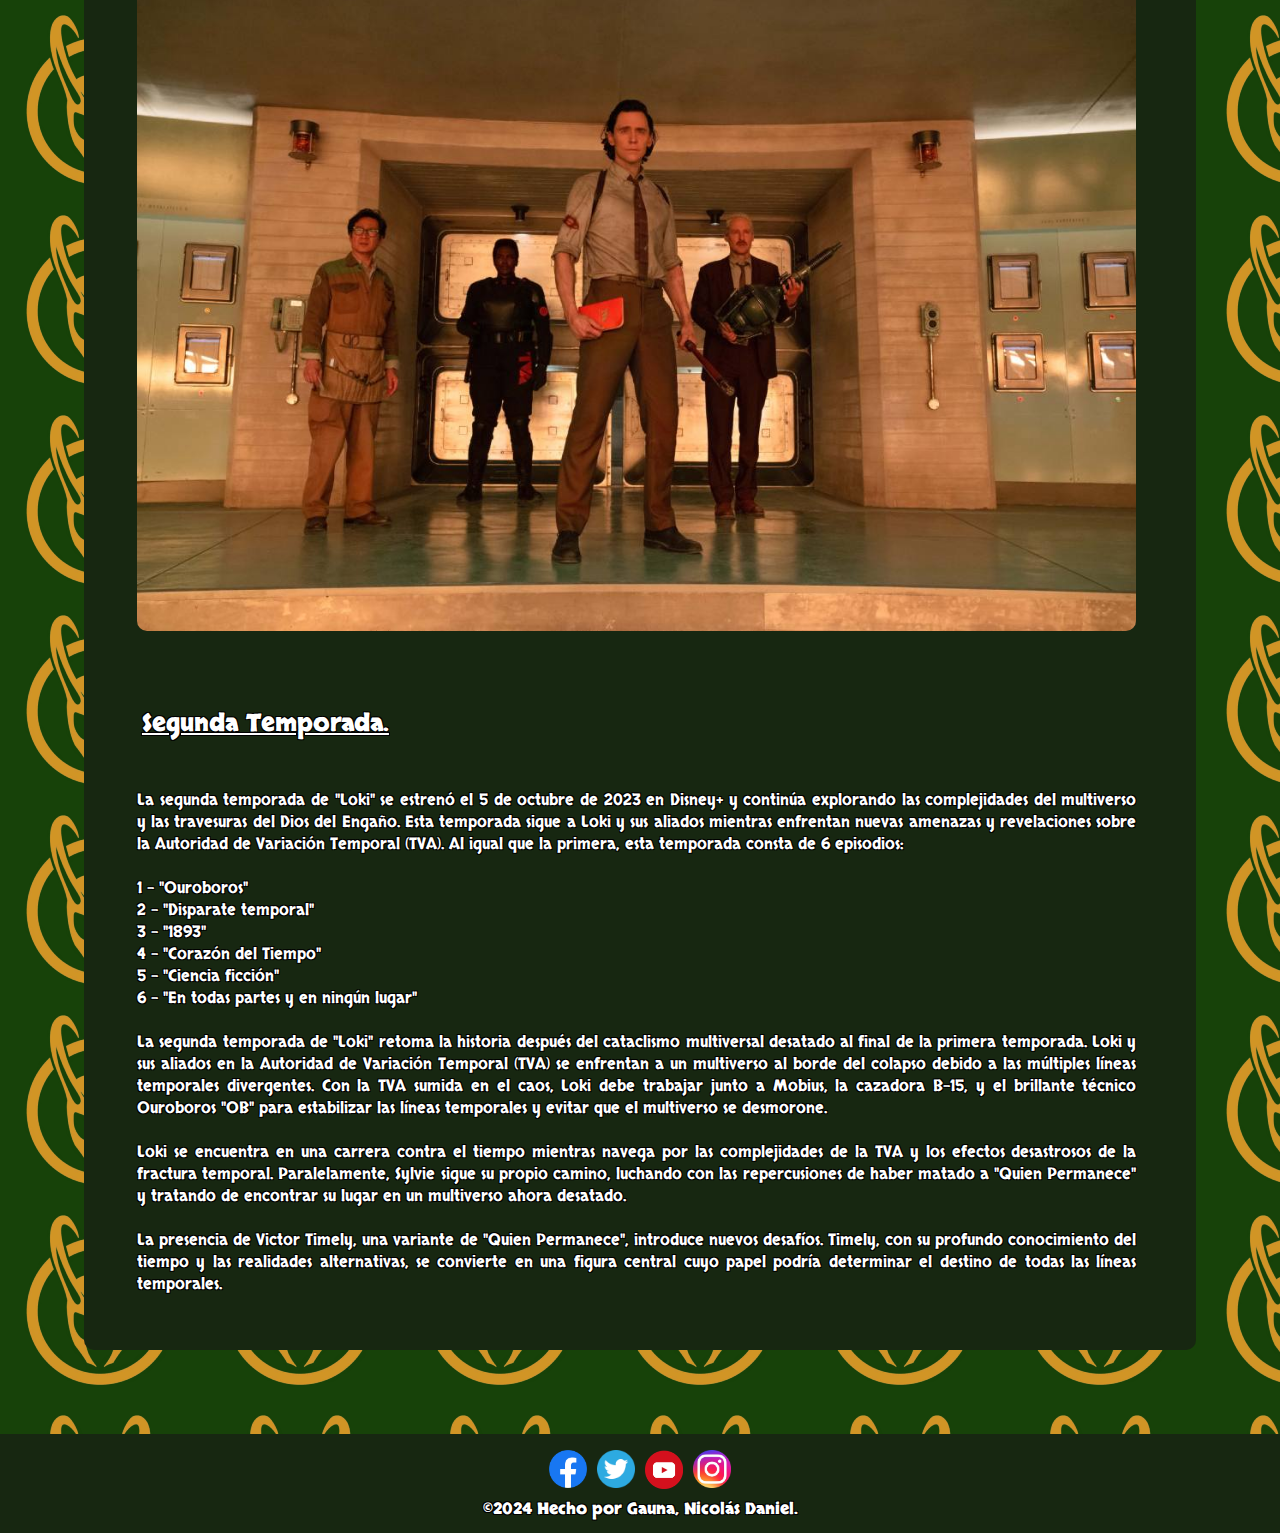
<file: temporadas.html>
<!DOCTYPE html>
<html lang="es">
    <head>
        <link href="https://fonts.googleapis.com/css2?family=Skranji:wght@400;700&display=swap" rel="stylesheet">
        <meta charset="UTF-8">
        <meta http-equiv="X-UA-Compatible" content="IE=edge">
        <meta name="viewport" content="width=device-width, initial-scale=1.0">
        <link rel="stylesheet" href="https://cdnjs.cloudflare.com/ajax/libs/font-awesome/4.7.0/css/font-awesome.min.css">
        <link rel="stylesheet" href="css/estilos.css">
        <title> Temporadas. </title>
    </head>
    <body>
        <header>
            <div>
                <a href="index.html"><img src="imagenes/galeria/logo loki.png" alt="Logo Loki"></a>
            </div>
            <a href="javascript:void(0);" class="icon" onclick="myFunction()"><i class="fa fa-bars"></i></a>
            <nav id="menu_bar" class="">
                <ul class="horizontal">
                        <li><a href="index.html">INICIO</a></li>
                        <li>
                            <a style="background-color: #174209" href="#">LA SERIE</a>
                            <ul class="vertical">
                                <li><a href="historia.html">HISTORIA</a></li>
                                <li><a href="personajes.html">PERSONAJES</a></li>
                                <li><a href="temporadas.html">TEMPORADAS</a></li>
                            </ul>
                        </li>       
                        <li><a href="galeria.html">GALERIA</a></li>
                        <li><a href="reseñas.html">RESEÑAS</a></li>
                        <li><a href="contacto.html">CONTACTO</a></li>
                </ul>
              </nav>  
        </header>
        <section>
            <h1>TEMPORADAS</h1>
            <div class="contenedortemp">
                <article class="secundario">
                    <div class="imagtemp">
                        <img src="imagenes/galeria/loki_mobius.jpg" alt="Poster de Sylvie de la TVA.">   
                    </div>
                </article>
                <article class="secundario">
                    <div class="parrafotemp">
                        <h2><u>Primer Temporada.</u></h2>
                        <p><br><br>
                            La primera temporada de "Loki", una serie original de Disney+ producida por Marvel Studios, se estrenó el 9 de junio de 2021. La serie está ambientada en el Universo Cinematográfico de Marvel (MCU) y sigue las aventuras del Dios del Engaño, Loki, tras los eventos de "Avengers: Endgame" (2019). La temporada consta de 6 episodios, que exploran conceptos como el multiverso y las líneas temporales alternativas:<br><br>
                        
                        1 - "Glorioso propósito"<br>
                        2 - "La Variante"<br>
                        3 - "Lamentis"<br>
                        4 - "El evento Nexus"<br>
                        5 - "Viaje al Misterio"<br>
                        6 - "Por todo el tiempo. Siempre."<br><br>
                    
                        La primera temporada de "Loki" sigue al Dios del Engaño tras escapar con el Teseracto en "Avengers: Endgame". Esta versión de Loki, que no ha experimentado su redención en las películas posteriores, es arrestada por la Autoridad de Variación Temporal (TVA), una organización que controla y mantiene la "Sagrada Línea Temporal".<br><br>

                        En la TVA, Loki descubre que su existencia es solo una de muchas variantes a través del multiverso y se enfrenta a su propia insignificancia en el gran esquema del tiempo. Mobius M. Mobius, un agente de la TVA, recluta a Loki para capturar a otra variante peligrosa, Sylvie, que está causando estragos en diferentes líneas temporales. A medida que Loki y Sylvie trabajan juntos, desafían las creencias y estructuras de la TVA, descubriendo que los Guardianes del Tiempo no son lo que parecen y que la TVA tiene oscuros secretos.<br><br>

                        La temporada concluye con Loki y Sylvie encontrando al enigmático "Quien Permanece", el verdadero creador de la TVA. Su decisión de desafiarlo desencadena el colapso de la Sagrada Línea Temporal y libera el caos del multiverso, sentando las bases para futuros eventos en el Universo Cinematográfico de Marvel.<br>
                        </p>    
                </div>
                </article>
            </div>
            <div class="contenedortemp">
                <article class="secundario">
                    <div class="imagtemp">
                        <img src="imagenes/galeria/branches.jpg" alt="Poster de Sylvie de la TVA.">   
                </div>
                </article>
                <article class="secundario">    
                    <div class="parrafotemp">
                        <h2><u>Segunda Temporada.</u></h2>
                        <p><br><br>
                            La segunda temporada de "Loki" se estrenó el 5 de octubre de 2023 en Disney+ y continúa explorando las complejidades del multiverso y las travesuras del Dios del Engaño. Esta temporada sigue a Loki y sus aliados mientras enfrentan nuevas amenazas y revelaciones sobre la Autoridad de Variación Temporal (TVA). Al igual que la primera, esta temporada consta de 6 episodios:<br><br>
                            1 - "Ouroboros"<br>
                            2 - "Disparate temporal"<br>
                            3 - "1893"<br>
                            4 - "Corazón del Tiempo"<br>
                            5 - "Ciencia ficción"<br>
                            6 - "En todas partes y en ningún lugar"<br><br>
                                
                            La segunda temporada de "Loki" retoma la historia después del cataclismo multiversal desatado al final de la primera temporada. Loki y sus aliados en la Autoridad de Variación Temporal (TVA) se enfrentan a un multiverso al borde del colapso debido a las múltiples líneas temporales divergentes. Con la TVA sumida en el caos, Loki debe trabajar junto a Mobius, la cazadora B-15, y el brillante técnico Ouroboros "OB" para estabilizar las líneas temporales y evitar que el multiverso se desmorone.<br><br>
                                
                            Loki se encuentra en una carrera contra el tiempo mientras navega por las complejidades de la TVA y los efectos desastrosos de la fractura temporal. Paralelamente, Sylvie sigue su propio camino, luchando con las repercusiones de haber matado a "Quien Permanece" y tratando de encontrar su lugar en un multiverso ahora desatado.<br><br>
                                
                            La presencia de Victor Timely, una variante de "Quien Permanece", introduce nuevos desafíos. Timely, con su profundo conocimiento del tiempo y las realidades alternativas, se convierte en una figura central cuyo papel podría determinar el destino de todas las líneas temporales.<br><br>   
                        </p> 
                    </div>               
                </article>
            </div>    
        </section>
        <footer>
            <div class="redes">
                <a href="https://www.facebook.com/lokiofficial/" target="_blank"><img src="imagenes/redes/facebook.png" alt="Facebook"></a>
                <a href="https://x.com/lokiofficial?lang=es" target="_blank"><img src="imagenes/redes/twitter.png" alt="Twitter"></a>
                <a href="https://www.youtube.com/watch?v=KcBStos46EM&t=1s" target="_blank"><img src="imagenes/redes/youtube.png" alt="Youtube"></a>
                <a href="https://www.instagram.com/officialloki/?hl=es" target="_blank"><img src="imagenes/redes/instagram.png" alt="Instagram"></a>
            </div>
            <div class="copy">
                <h4>©2024 Hecho por Gauna, Nicolás Daniel.</h4>
            </div>
        </footer>
        <script type="text/javascript">
            function myFunction() {
              var x = document.getElementById("menu_bar");
              if (x.className === "") {
                x.className += "responsive";
              } else {
                x.className = "";
              }
            }
        </script>
    </body>     
</html>
</file>
<file: css/estilos.css>
@import url('https://fonts.googleapis.com/css?family=Muli&display=swap');
@import url('https://fonts.googleapis.com/css2?family=Skranji:wght@400;700&display=swap');
* {
	padding: 0px;
	margin: 0px;
	box-sizing: border-box;
}
body{
	
	font-family: "Skranji", system-ui;
	text-shadow: 
        -1px -1px 0 #000,  
         1px -1px 0 #000,
        -1px  1px 0 #000,
         1px  1px 0 #000; /* Sombra negra */
	background-color: #174209;
	color: #fff;
	
	}
header{
	padding-top: 1%;
	padding-right: 2%;
	padding-bottom: 1%;
	padding-left: 5%;
	display: flex;
	flex-wrap: wrap;
	justify-content: space-between;
	background-color: #172711;
	position: fixed;
	width: 100%;
	z-index: 20;
}

header div img {
	max-width: 50%;
	padding-top: 3%;

}

.horizontal {
	list-style: none;
	display: flex;
	justify-content: space-around;
}

.horizontal > li > a{
	display: block;
	color: white;
	text-decoration: none;
	padding: 15px 20px;
}
.horizontal > li:hover{
	background-color: #174209;
}
.vertical {
	position: absolute;
	display: none;
	list-style: none;
	width: 200px;
	background-color: black;
}
.horizontal li:hover .vertical{
	display: block;
}
.vertical li:hover{
	background-color:#174209;
}
.vertical li a{
	display: block;
	color: white;
	padding: 15px 15px 15px 20px;
	text-decoration: none;
}

section  {
	
	background-color: #174209;
	padding-left: 5%;
	padding-right: 5%;
	padding-bottom: 5%;
	padding-top: 6%;
	width: 100%;
	background-image: url(../imagenes/galeria/logo_casco_fondo1.png);
	background-repeat: repeat;
	
}


.principal{
	width: 100%;
	height: 650px;
	background-image: url(../imagenes/galeria/loki1_.jpg);
	background-repeat:no-repeat;
	background-size: contain;
	display: flex;
	justify-content:center;
	align-items: center;
	color: #ffffff;
	text-align: center;
	
}

.principal div{
	width: 100%;
	padding: 2%;
}

.principal div #logo {
	
	display: flex;
    margin-top: 30%;
    margin-bottom: 0%;
    margin-left: 7%;
    justify-content: center;
    height: 516px;
}


footer{
	display: contents;
    align-items: start;
    justify-content: center;
    height: 350px;
    width: 100%;
	background-color: #174209;

}
footer img{
	max-width: 3rem;
	width: 100%;
	height: auto;
	margin-right: .5%;
	padding: 10%;
}

footer img:hover {
	transform: scale(1.05);
}
footer .redes{

	display: flex;
    justify-content: center;
    align-items: center;
    height: 46px;
	background-color: #172711;
	padding-top: 3%;
	padding-bottom: 1%;
	
}

footer .copy{

	display: flex;
    align-items: center;
    justify-content: center;
    height: 3rem;
	background-color:#172711;
	color: #fff;
	
}

.secundario{
	
	padding-left: 3%;
	padding-top: 3%;
	padding-bottom: 3%;
	padding-right: 3%;
	display: flex;
	justify-content: center;
}
.secundario div {
	display: block;
	width: 40%;
	padding-left: 2%;
	text-align: center;
	
	}

.secundario div img {
	width: 100%;
	border-radius: 10px;
	
}

.secundario div.div_inicio:hover{
	transform: scale(1.05);
}

.secundario div a{
	color: white;
	text-decoration: none;
}
.secundario div h2 {
	margin: 5px;
	color: white;
}

.secundario div.parrafo {
	display: inline;
	width: 50%;
	padding-left: 2%;
	text-align:justify;
	
}

div.contenedortemp{
	background-color: #172711;
	margin: 20px;
	border-radius: 10px;
	padding-right: 27px;
}
div.contenedor{
	background-color: #172711;
	margin: 20px;
	border-radius: 10px;
	padding-right: 27px;
}
.secundario div.imaghist {
	display: inline;
	width: 50%;
	padding-left: 2%;
	text-align: center;
}

.secundario div.parrafotemp {
	display: block;
	width: 100%;
	padding-left: 2%;
	text-align:justify;
	
}
.secundario div.imagtemp {
	display: block;
	width: 100%;
	padding-left: 2%;
	text-align: center;
}


.secundario div.div_form {
	display: inline;
	width: 50%;
	padding-left: 2%;
	
}

* {
  box-sizing: border-box;
}

.cards {
  font-family: "Skranji", system-ui;
  display: block;
  align-items: center;
  justify-content: center;
  height: 83.5vh;
  overflow: hidden;
  margin: -1%;
  margin-left: -3px;
  margin-top: 31px;
  background-color: #172711;
  padding-top: 0%;
  border-radius: 10px;
}

.container {
  display: flex;
  width: 90vw;
}

.panel {
  background-size: cover;
  background-position: center;
  background-repeat: no-repeat;
  height: 80vh;
  border-radius: 50px;
  color: #fff;
  cursor: pointer;
  flex: 0.5;
  margin: 10px;
  position: relative;
  -webkit-transition: all 700ms ease-in;
}



.panel.active {
  flex: 5;
}



.panel p {
	font-size: 13px;
	position: absolute;
	bottom: 20px;
	left: 20px;
	margin: 0;
	opacity: 0;
  }

  .panel.active p {
	opacity: 1;
	transition: opacity 0.3s ease-in 0.4s;
  }

.galeria{

	
	background-color: #172711;
	margin-top: 3%;
	display: grid;
	grid-template-columns: repeat(4, 1fr);
	gap: 1em;
	padding: 1em;
	border-radius: 10px;

}

.reseñas p{
	background-color: #172711;
	border-radius: 10px;
	text-align: justify;
	font-style: oblique;
	padding: 10px;
}

.reseñas {

	margin-top: 2%;
	display: grid;
	grid-template-columns: repeat(3, 1fr);
	gap: 1em;
	padding: 1em;
	border-radius: 10px;
}

div#cont_reseñas {
	background-color: #172711;
	border-radius: 10px;
	align-items: center;
	display: ruby;
	padding-top: 20px;
}

div#cont_reseñas img {
	
	height: 100px;
	align-items: center;
	
}
.example-image-link img {

	width: 260px;
	border-radius: 10px;
	height: 150px;
}

.example-image-link:hover {

	transform: scale(1.05);
}

h1 {
	font-family: "Skranji", system-ui;
	align-items: center;
	justify-content: center;
	margin: 0;
	text-align: center;
	color: #fff;
	padding-top: 3%;
	padding-bottom: 0%;
	font-size: 34px;
}

#tituloinicio {

	padding-left: 1%;
    font-size: 45px;
    padding-bottom: 45%;
	display: none;
}
/* aca empieza lo del form*/
div.form {
	display: block;
}
.form{
	
	width:100%;
	height:606px;
	background:#172711;
	border-radius:8px;
	box-shadow:0 0 40px -10px #000;
	margin:0;
	padding:87px 30px;
	box-sizing:border-box;
	font-family:"Skranji", system-ui;
	font-size: 14px;
	position:relative
}

input, textarea{
	color: white;
}
input{
	width:100%;
	margin-top: 30px;
	padding:10px;
	box-sizing:border-box;
	background:none;
	outline:none;
	resize:none;
	border:0;
	transition:all .3s;
	border-bottom:2px solid #bebed2;
	font-family: "Skranji", system-ui;
}

input:focus{
	border-bottom:2px solid #78788c
}

button{
	padding:8px 12px;
	margin:50px 0 0;
	border:2px solid #78788c;
	background:0;
	color:white;
	cursor:pointer;
	transition:all .3s;
	font-family: "Skranji", system-ui;
	background-color: #174209;
}

button:hover{
	background:#78788c;
	color:#fff;
}

div.pie_contacto{
	position:absolute;
	bottom:-15px;
	right:9%;
	background:#174209;
	color:#fff;
	width:420px;
	padding:16px 4px 16px 0;
	border-radius:6px;
	box-shadow:10px 10px 40px -14px #000;
}

div.pie_contacto span{
	margin:0 5px 0 15px;
}
/*aca termina lo del form*/

.secundario div.imgcont {

	display: inline;
    width: 50%;
    padding-left: 2%;
    text-align: center;
}

.icon {
	color: white;
	display: none;
}

@media (max-width: 480px) {

    .reseñas {
        grid-template-columns: repeat(1, 1fr);
    }

    header {
        position: sticky;
    }
    .container {
        width: 100vw;
    }
    header div, header a {
        flex: 1 0 50%;
    }

    header div img {
        max-width: 64%;
        padding-top: 2%;
    }
    header nav {
        flex-basis: 100%;
        display: none;
    }

    nav#menu_bar.responsive {
        display: block;
    }

    .icon {
        display: block;
        padding-right: 0.6rem;
        text-align: right;
		padding-top: 9px;
		padding-right: 14px;
		font-size: 22px;
    }
    nav ul {
        display: none;
    }
    nav.responsive ul {
        display: block;
    }
    nav.responsive ul > li {
        display: block;
        text-align: center;
        padding: 0.5rem;
    }
    nav.responsive ul li a {
        padding-right: 0;
    }
    section {
        max-width: 480px;
        width: 100%;
        margin-left: auto;
        margin-right: auto;
    }
    .principal {
        height: 250px;
        padding: 10%;
		margin-top: -29px;
    }

    .principal div {
        height: 598px;
    }
    .principal div img {
        height: 46px;
        padding-left: 19%;
    }
    .secundario {
        margin-top: 1%;
        display: block;
    }
    .secundario div {
        display: block;
        margin-right: auto;
        margin-left: auto;
        width: 90%;
        height: 253px;
        margin-top: 5%;
    }

	.secundario div.div_inicio{

		width: 86%;
		height: 275px;
	}
	.secundario div.parrafotemp p {
		display: block;
		width: 100%;
	}

	.example-image-link img{
		width: 100%;
		border-radius: 10px;
		height: 150px;
	}

	.galeria {
		grid-template-columns: repeat(2, 1fr);
	}
    .secundario div a img {
        margin-bottom: 1rem;
    }
    h2 {
        font-size: 1rem;
    }
    h4 {
        font-size: 1rem;
    }
    footer {
        height: 80px;
        justify-content: center;
    }
    footer img {
        max-width: 3rem;
    }

    
    .horizontal {
        list-style: none;
        padding: 0;
        margin: 0;
    }

    .horizontal > li {
        text-align: center; 
    }

    
    .horizontal > li > .vertical {
        display: none; 
        position: static; 
        width: 100%; 
        background-color: black;
        padding: 0;
        margin-top: 10px; 
        border-radius: 5px;
    }

    
    .horizontal li:hover .vertical {
        display: block;
    }

    
    .vertical li {
        display: block; 
        text-align: center;
        padding: 10px 0; 
        border-bottom: 1px solid #333; 
    }

    .vertical li a {
        display: block;
        color: white;
        text-decoration: none;
        padding: 10px 0; 
        white-space: nowrap; 
    }

    .vertical li:hover {
        background-color: #174209;
    }

	div.pie_contacto{
		position:absolute;
		bottom: -20px;
		right:3%;
		background:#174209;
		color:#fff;
		width:335px;
		padding:16px 4px 16px 0;
		border-radius:6px;
		height: 46px;
		box-shadow:10px 10px 40px -14px #000;
	}

	.form{

		padding-left: 30px;
		margin-left: 24px;
		width: 88%;
		padding-top: 38px;
		margin-top: 14px;
		height: 460px;
		margin-bottom: 14px;
	}
	
	div.contenedor {
		padding-right: 5px;
		
	}
	
	div.contenedortemp{
		padding-right: 5px;
		padding-bottom: 817px;	

	}
	.secundario div.imagtemp {

		margin-bottom: -54px;
	}

	.secundario div img {
		width: 356px;
		margin-left: -9px;
	}

	.secundario div.imgcont{
		padding-left: 34px;
	}
	.secundario div h2{
		margin:-3px;
	}

	footer .redes{
		padding-top: 6%;
	}
	
}
</file>
